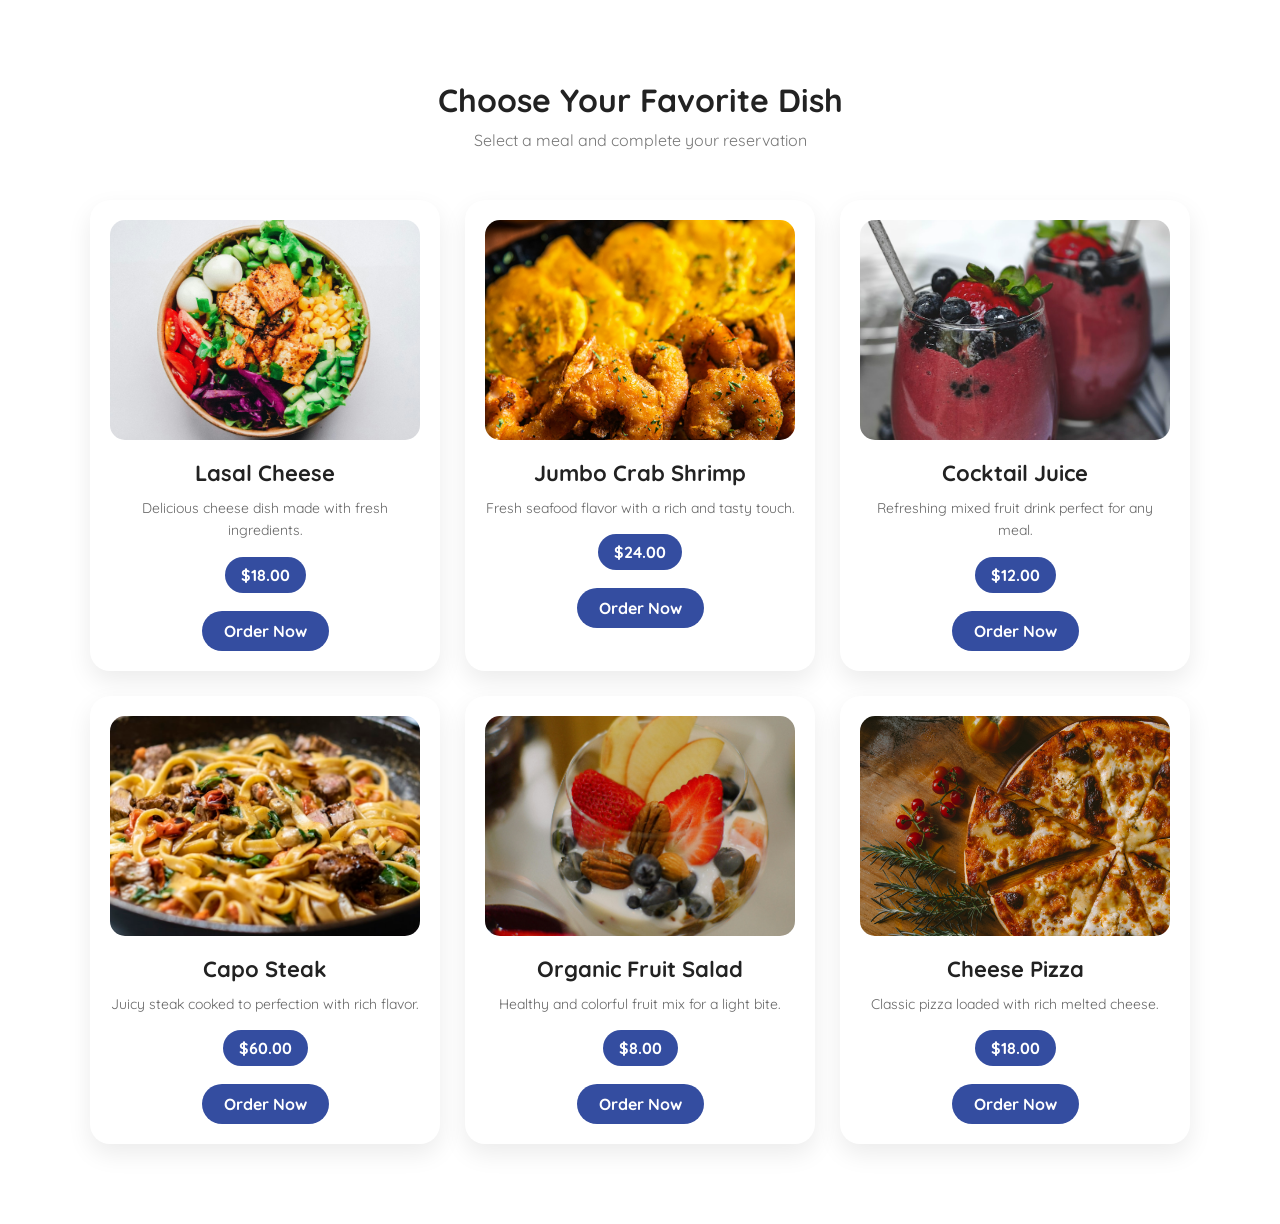
<file: menu.html>
<!DOCTYPE html>
<html lang="en">
<head>
  <meta charset="UTF-8" />
  <meta name="viewport" content="width=device-width, initial-scale=1.0" />
  <title>Restaurant Menu</title>
  <link rel="stylesheet" href="style.css" />
</head>
<body>

<section id="menu" class="full-menu-page">
  <div class="container">
    <div class="title">
      <h2>Choose Your Favorite Dish</h2>
      <p>Select a meal and complete your reservation</p>
    </div>

    <div class="menu-grid">
      <div class="menu-card">
        <img src="./img/foode1.jpg" alt="">
        <h3>Lasal Cheese</h3>
        <p>Delicious cheese dish made with fresh ingredients.</p>
        <span>$18.00</span>
        <a href="order.html" class="order-btn">Order Now</a>
      </div>

      <div class="menu-card">
        <img src="./img/food2.jpg" alt="">
        <h3>Jumbo Crab Shrimp</h3>
        <p>Fresh seafood flavor with a rich and tasty touch.</p>
        <span>$24.00</span>
        <a href="order.html" class="order-btn">Order Now</a>
      </div>

      <div class="menu-card">
        <img src="./img/food3.jpg" alt="">
        <h3>Cocktail Juice</h3>
        <p>Refreshing mixed fruit drink perfect for any meal.</p>
        <span>$12.00</span>
        <a href="order.html" class="order-btn">Order Now</a>
      </div>

      <div class="menu-card">
        <img src="./img/food4.jpg" alt="">
        <h3>Capo Steak</h3>
        <p>Juicy steak cooked to perfection with rich flavor.</p>
        <span>$60.00</span>
        <a href="order.html" class="order-btn">Order Now</a>
      </div>

      <div class="menu-card">
        <img src="./img/food5.jpg" alt="">
        <h3>Organic Fruit Salad</h3>
        <p>Healthy and colorful fruit mix for a light bite.</p>
        <span>$8.00</span>
        <a href="order.html" class="order-btn">Order Now</a>
      </div>

      <div class="menu-card">
        <img src="./img/food6.jpg" alt="">
        <h3>Cheese Pizza</h3>
        <p>Classic pizza loaded with rich melted cheese.</p>
        <span>$18.00</span>
        <a href="order.html" class="order-btn">Order Now</a>
      </div>
    </div>
  </div>
</section>

</body>
</html>
</file>
<file: style.css>
@import url("https://fonts.googleapis.com/css2?family=Quicksand:wght@300;400;500;600;700&display=swap");

* {
  margin: 0;
  padding: 0;
  box-sizing: border-box;
}

html {
  scroll-behavior: smooth;
}

body {
  font-family: "Quicksand", sans-serif;
}

a {
  text-decoration: none;
  color: #fff;
}

ul {
  list-style: none;
}

.container {
  max-width: 1100px;
  margin: auto;
}

.btn {
  display: inline-block;
  padding: 15px 30px;
  border: none;
  border-radius: 15px;
  cursor: pointer;
}

.btn-primary {
  border: 1px solid #fff;
  border-radius: 40px;
  transition: 0.5 ease;
}

.btn-primary:hover {
  background: #344da0;
}

.btn-secondary,
.btn-third:hover {
  background: #383848;
}

.btn-secondary:hover,
.btn-third {
  background: #e4b95b;
}

.primary-text {
  color: #344da0;
}

header {
  height: 100vh;
  background: url("./img/pexels-saba-foods-2148476407-30119029.jpg") center
    center/cover no-repeat;
  position: relative;
}

#navbar {
  display: flex;
  justify-content: space-between;
  align-items: center;
  height: 100px;
  width: 100%;
}

#navbar img {
  width: 120px;
  height: 120px;
  margin-left: 50px;
}

nav ul {
  display: flex;
  margin-right: 100px;
}

nav ul li a {
  padding: 15px 20px;
  font-weight: 600;
}

/* nav ul li a:hover,
.home {
  border-bottom: 2px solid #344da0;
} */

header .content {
  display: flex;
  flex-direction: column;
  align-items: start;
  justify-content: center;
  height: 75%;
  margin-left: 50px;
}

header .content h1 {
  width: 40%;
}
header::before {
  content: "";
  width: 100%;
  height: 100%;
  position: absolute;
  top: 0;
  left: 0;
  background: rgb(0, 0, 0, 0.6);
}

header .content h1 {
  font-size: 40px;
  color: #fff;
}

header .content p {
  color: #fff;
  margin: 20px 0 40px;
}

header * {
  z-index: 10;
}

#about {
  text-align: center;
  padding: 80px 20px;
  background: linear-gradient(to bottom, #f3f6ff, #f8f8f8);
}

#about h2 {
  font-size: 32px;
  margin-bottom: 10px;
}

#about .subtitle {
  color: #777;
  margin-bottom: 40px;
}

.features {
  display: flex;
  justify-content: center;
  gap: 30px;
}

.feature {
  background: #fff;
  padding: 20px;
  border-radius: 15px;
  width: 200px;
}

.feature i {
  font-size: 30px;
  margin-bottom: 10px;
  color: #344da0;
}

#menu {
  padding: 80px 20px;
  background: #ffffff;
}

#menu .title {
  text-align: center;
  margin-bottom: 50px;
}

#menu .title h2 {
  font-size: 32px;
  color: #222;
  margin-bottom: 10px;
}

#menu .title p {
  color: #777;
}

.menu-grid {
  display: grid;
  grid-template-columns: repeat(3, 1fr);
  gap: 25px;
}

.menu-card {
  background: #fff;
  border-radius: 20px;
  padding: 20px;
  text-align: center;
  box-shadow: 0 10px 25px rgba(0, 0, 0, 0.08);
  transition: 0.3s;
}

.menu-card:hover {
  transform: translateY(-8px);
}

.menu-card img {
  width: 100%;
  height: 220px;
  object-fit: cover;
  border-radius: 15px;
  margin-bottom: 15px;
}

.menu-card h3 {
  font-size: 22px;
  margin-bottom: 10px;
  color: #222;
}

.menu-card p {
  font-size: 14px;
  color: #666;
  margin-bottom: 15px;
  line-height: 1.6;
}

.menu-card span {
  display: inline-block;
  background: #344da0;
  color: #fff;
  padding: 8px 16px;
  border-radius: 30px;
  font-weight: bold;
}

@media (max-width: 900px) {
  .menu-grid {
    grid-template-columns: repeat(2, 1fr);
  }
}

@media (max-width: 600px) {
  .menu-grid {
    grid-template-columns: 1fr;
  }
}

#contact {
  padding: 100px 20px;
  background: #f8f8f8;
}

.contact-header {
  text-align: center;
  margin-bottom: 50px;
}

.contact-header h2 {
  font-size: 36px;
  margin-bottom: 10px;
  color: #222;
}

.contact-header p {
  color: #777;
  font-size: 16px;
}

.contact-wrapper {
  display: flex;
  gap: 40px;
  align-items: stretch;
  justify-content: center;
}

.contact-info,
.contact-form {
  flex: 1;
  background: #fff;
  padding: 30px;
  border-radius: 20px;
  box-shadow: 0 10px 25px rgba(0, 0, 0, 0.06);
}

.info-box {
  display: flex;
  align-items: flex-start;
  gap: 15px;
  margin-bottom: 25px;
}

.info-box i {
  font-size: 22px;
  color: #344da0;
  margin-top: 5px;
}

.info-box h3 {
  font-size: 18px;
  margin-bottom: 5px;
  color: #222;
}

.info-box p {
  color: #666;
  line-height: 1.6;
}

.social-links {
  margin-top: 20px;
}

.social-links a {
  display: inline-flex;
  align-items: center;
  justify-content: center;
  width: 42px;
  height: 42px;
  background: #344da0;
  color: #fff;
  border-radius: 50%;
  margin-right: 10px;
  transition: 0.3s;
}

.social-links a:hover {
  background: #222;
}

.contact-form input,
.contact-form textarea {
  width: 100%;
  padding: 16px;
  margin-bottom: 18px;
  border: 1px solid #ddd;
  border-radius: 12px;
  font-family: inherit;
  background: #fafafa;
}

.contact-form input:focus,
.contact-form textarea:focus {
  outline: none;
  border-color: #344da0;
}

.contact-form button {
  background: #344da0;
  color: #fff;
  border-radius: 30px;
}

@media (max-width: 768px) {
  .contact-wrapper {
    flex-direction: column;
  }
}

#footer {
  background: #222;
  color: #fff;
  padding: 50px 20px;
  text-align: center;
}

.footer-container h3 {
  font-size: 24px;
  margin-bottom: 10px;
}

.footer-container p {
  color: #bbb;
  margin-bottom: 20px;
}

.footer-social a {
  display: inline-flex;
  width: 40px;
  height: 40px;
  background: #344da0;
  color: #fff;
  align-items: center;
  justify-content: center;
  border-radius: 50%;
  margin: 0 8px;
  transition: 0.3s;
}

.footer-social a:hover {
  background: #fff;
  color: #344da0;
}

.copy {
  margin-top: 20px;
  font-size: 14px;
  color: #888;
}

@media (max-width: 1000px) {
  #navbar img {
    margin-left: 20px;
  }

  nav ul {
    margin-right: 20px;
  }

  nav ul li a {
    padding: 10px;
  }

  header .content h1 {
    font-size: 28px;
  }

  #about {
    height: auto;
    padding: 4rem 2rem;
  }

  #about .about-content p {
    margin-right: 2rem;
  }

  #about img {
    width: 250px;
  }

  #offers .offers-items img {
    width: 150px;
  }

  #offers .offers-items h3 {
    font-size: 18px;
  }

  #menu .menu-items {
    display: block;
  }

  #contact .contact-content {
    flex-direction: column;
  }

  @media (max-width: 600px) {
    #navbar {
      flex-direction: column;
    }

    #navbar img {
      margin-bottom: 20px;
    }

    header .content h1 {
      font-size: 18px;
    }

    header .content p {
      font-size: 14px;
    }

    #about .about-content {
      flex-direction: column;
    }

    #about .about-content a {
      margin: 2rem 0;
    }

    #about img {
      display: none;
    }

    #offers {
      height: auto;
      padding: 30px 10px;
    }

    #offers .offers-items {
      flex-direction: column;
    }

    #menu .menu-items .menu-item {
      margin: 20px 10px;
    }

    #daytime .daytime-items {
      display: block;
      height: auto;
      padding: 30px 0;
    }

    #daytime .daytime-items .daytime-item {
      margin-top: 20px;
    }

    #contact .contact-info,
    form {
      width: 80%;
    }
  }
}

body {
  overflow-x: hidden;
}

#navbar {
  transition: 0.4s ease;
}

#navbar.scrolled {
  position: fixed;
  top: 0;
  left: 0;
  background: rgba(20, 20, 20, 0.85);
  backdrop-filter: blur(12px);
  box-shadow: 0 8px 30px rgba(0, 0, 0, 0.3);
  z-index: 999;
}

.hidden {
  opacity: 0;
  transform: translateY(45px);
  transition: 0.8s ease;
}

.show {
  opacity: 1;
  transform: translateY(0);
}

.menu-card {
  position: relative;
  overflow: hidden;
}

.menu-card::before {
  content: "";
  position: absolute;
  top: var(--y);
  left: var(--x);
  width: 0;
  height: 0;
  background: radial-gradient(circle, rgba(52, 77, 160, 0.22), transparent 60%);
  transform: translate(-50%, -50%);
  transition:
    width 0.4s,
    height 0.4s;
  pointer-events: none;
}

.menu-card:hover::before {
  width: 260px;
  height: 260px;
}

.feature {
  transition: 0.4s ease;
}

.feature:hover {
  transform: translateY(-10px) scale(1.04);
  box-shadow: 0 15px 35px rgba(52, 77, 160, 0.18);
}

.btn-third.sent {
  background: #22c55e;
}

.full-menu-page {
  min-height: 100vh;
  padding-top: 70px;
  background: linear-gradient(to bottom, #f3f6ff, #ffffff);
}

.order-btn {
  display: block;
  width: fit-content;
  margin: 18px auto 0;
  padding: 10px 22px;
  background: #344DA0;
  color: white;
  border-radius: 30px;
  font-weight: 700;
  transition: 0.3s;
}

.order-btn:hover {
  background: #e4b95b;
  color: #222;
  transform: translateY(-3px);
}

/* ===== Luxury Hero Upgrade ===== */

header {
  background-position: center;
  overflow: hidden;
}

header::before {
  background:
    linear-gradient(90deg, rgba(0, 0, 0, 0.82) 0%, rgba(0, 0, 0, 0.55) 45%, rgba(0, 0, 0, 0.35) 100%);
}

#navbar {
  position: fixed;
  top: 0;
  left: 0;
  padding: 0 70px;
  background: rgba(20, 20, 20, 0.55);
  backdrop-filter: blur(14px);
  box-shadow: 0 15px 40px rgba(0, 0, 0, 0.25);
  z-index: 999;
}

#navbar img {
  width: 95px;
  height: 95px;
  object-fit: contain;
  margin-left: 0;
}

nav ul {
  margin-right: 0;
  gap: 18px;
}

nav ul li a {
  position: relative;
  padding: 12px 10px;
  font-size: 16px;
  transition: 0.3s;
}

nav ul li a::after {
  content: "";
  position: absolute;
  left: 50%;
  bottom: 2px;
  width: 0;
  height: 2px;
  background: #e4b95b;
  transform: translateX(-50%);
  transition: 0.3s;
}

nav ul li a:hover::after,
nav ul li a.home::after {
  width: 80%;
}

nav ul li a:hover {
  color: #e4b95b;
}

header .content {
  height: 100%;
  max-width: 720px;
  margin-left: 70px;
  padding-top: 80px;
  animation: heroFade 1s ease forwards;
}

header .content h1 {
  width: 100%;
  font-size: 58px;
  line-height: 1.18;
  font-weight: 700;
  letter-spacing: -1px;
  text-shadow: 0 10px 30px rgba(0, 0, 0, 0.45);
}

header .content p {
  font-size: 20px;
  max-width: 620px;
  line-height: 1.8;
  color: #eee;
}

.primary-text {
  color: #e4b95b;
}

.btn-primary {
  padding: 16px 36px;
  border: 2px solid #e4b95b;
  background: rgba(228, 185, 91, 0.1);
  color: #fff;
  font-weight: 700;
  letter-spacing: 0.3px;
  box-shadow: 0 0 30px rgba(228, 185, 91, 0.2);
  position: relative;
  overflow: hidden;
}

.btn-primary::before {
  content: "";
  position: absolute;
  top: 0;
  left: -120%;
  width: 100%;
  height: 100%;
  background: linear-gradient(90deg, transparent, rgba(255,255,255,.35), transparent);
  transition: 0.6s;
}

.btn-primary:hover::before {
  left: 120%;
}

.btn-primary:hover {
  background: #e4b95b;
  color: #111;
  transform: translateY(-4px);
  box-shadow: 0 18px 40px rgba(228, 185, 91, 0.35);
}

header .content::after {
  content: "Authentic Taste • Fresh Daily • Gaza Bites";
  display: inline-block;
  margin-top: 30px;
  padding: 12px 22px;
  border-radius: 50px;
  background: rgba(255, 255, 255, 0.12);
  color: #f5f5f5;
  backdrop-filter: blur(10px);
  border: 1px solid rgba(255,255,255,.18);
  font-size: 14px;
}

@keyframes heroFade {
  from {
    opacity: 0;
    transform: translateY(35px);
  }
  to {
    opacity: 1;
    transform: translateY(0);
  }
}

@media (max-width: 800px) {
  #navbar {
    padding: 15px 20px;
    height: auto;
    flex-direction: column;
    gap: 10px;
  }

  #navbar img {
    width: 75px;
    height: 75px;
  }

  nav ul {
    gap: 8px;
    flex-wrap: wrap;
    justify-content: center;
  }

  nav ul li a {
    font-size: 14px;
    padding: 8px;
  }

  header .content {
    margin-left: 0;
    padding: 180px 25px 60px;
    align-items: center;
    text-align: center;
  }

  header .content h1 {
    font-size: 36px;
  }

  header .content p {
    font-size: 16px;
  }
}

.logo-wrap {
  display: flex;
  align-items: center;
  justify-content: center;
}

#navbar .site-logo {
  width: 165px;
  height: auto;
  object-fit: contain;
  margin-left: 0;
  filter: drop-shadow(0 0 10px rgba(228, 185, 91, 0.25));
}

@media (max-width: 800px) {
  #navbar .site-logo {
    width: 125px;
  }
}
</file>
